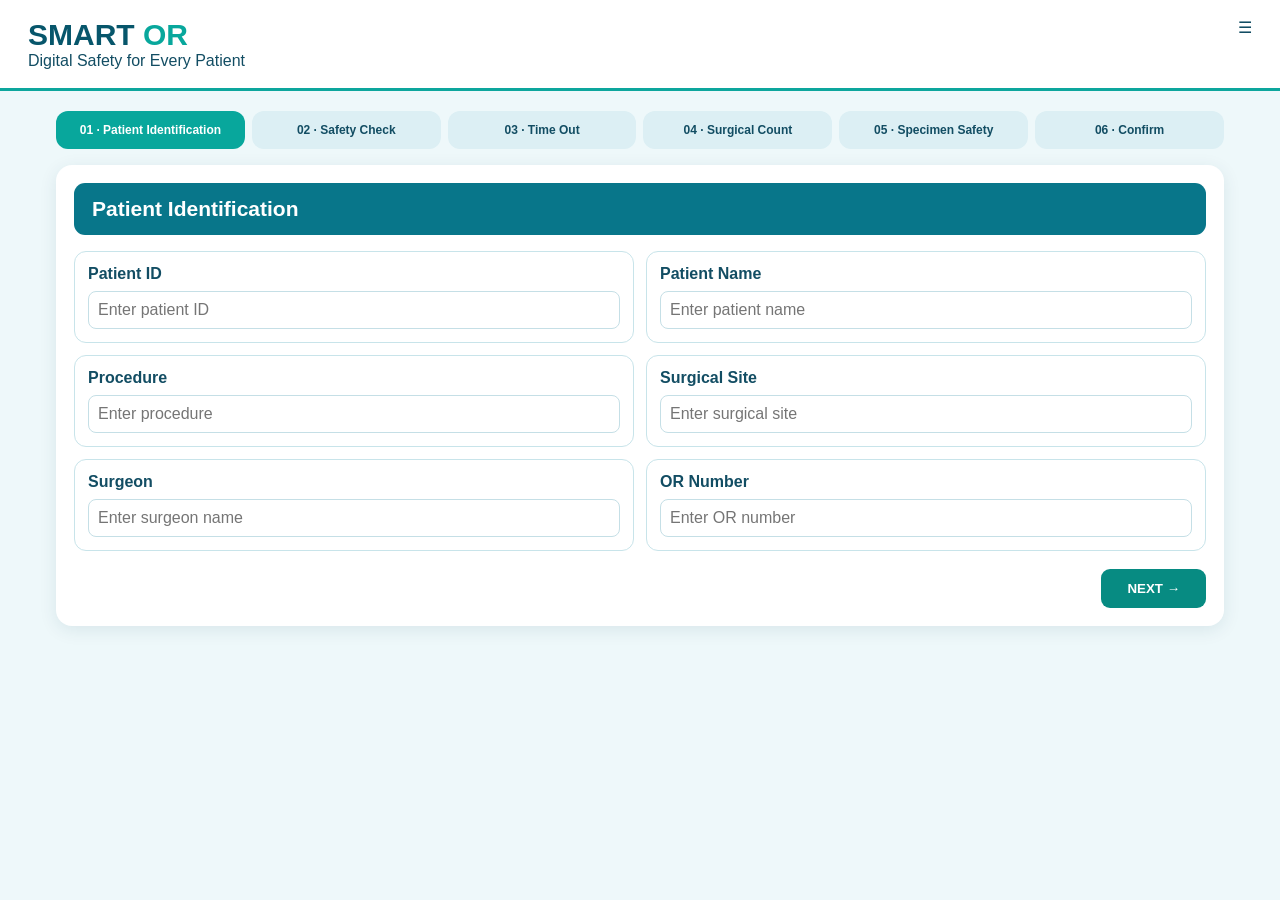
<file: index.html>
<!doctype html>
<html lang="en">
<head>
<meta charset="utf-8">
<meta name="viewport" content="width=device-width,initial-scale=1">
<title>SMART OR Preview</title>
<style>
*{box-sizing:border-box}
body{margin:0;background:#eef8fa;font-family:Arial,sans-serif;color:#124d63}
.header{background:white;padding:18px 28px;border-bottom:3px solid #0da69d;display:flex;justify-content:space-between}
.logo{font-size:30px;font-weight:800;color:#07566b}.logo span{color:#08a79c}
.wrap{max-width:1200px;margin:20px auto;padding:0 16px}
.workflow{display:grid;grid-template-columns:repeat(6,1fr);gap:7px}
.step{background:#dceff4;border-radius:12px;padding:12px 7px;text-align:center;font-weight:700;font-size:12px}
.step.active{background:#08a79c!important;color:white}
.card{background:#fff;border-radius:16px;padding:18px;box-shadow:0 4px 18px #003c5018;margin:16px 0}
.title{background:#08768a;color:#fff;border-radius:11px;padding:14px 18px;font-size:21px;font-weight:800;margin-bottom:16px}
.safety{display:grid;grid-template-columns:1fr 1fr;gap:12px}
.item{border:1px solid #c8e4ea;border-radius:12px;padding:13px}
.item label{display:block;font-weight:700;margin-bottom:8px}
select,input,textarea{font:inherit;border:1px solid #c5dfe6;border-radius:8px;padding:9px;width:100%;background:#fff}
.controls{display:flex;gap:6px;margin-top:8px}
.ctrl{border:1px solid #c5dfe6;border-radius:20px;padding:7px 11px;background:#f4fafb;cursor:pointer;font-weight:700}
.selected.yes{background:#d9f5e8;border-color:#1da878}
.selected.no{background:#ffe1e1;border-color:#e64d4d}
.selected.na{background:#e6f1f5;border-color:#7ca8b6}
.status{padding:12px;border-radius:10px;margin-top:14px;background:#e2f7ed;color:#087b59;font-weight:700}
.count{width:100%;border-collapse:collapse}.count th,.count td{border:1px solid #cce3e8;padding:8px;text-align:center}
.count th{background:#e7f6f8}.count td:first-child,.count th:first-child{text-align:left;font-weight:700}
.row{display:grid;grid-template-columns:1fr 2fr;gap:14px;margin-top:14px}
.options{display:flex;gap:14px;margin-top:9px}
.warn{display:none;background:#fff0f0;color:#b21f1f;border:1px solid #ef8c8c;padding:12px;border-radius:10px;margin-top:12px;font-weight:800}
.nav{display:flex;justify-content:space-between;gap:10px;margin-top:18px}
.nav button{border:0;border-radius:9px;padding:12px 26px;font-weight:800;cursor:pointer}
.back{background:#e7f3f5;color:#07566b}.nextStage{background:#078b82;color:white;margin-left:auto}
.confirm-grid{display:grid;grid-template-columns:1fr 1fr 1fr;gap:12px}
@media(max-width:800px){.workflow,.safety,.confirm-grid{grid-template-columns:1fr 1fr}.row{grid-template-columns:1fr}}
@media(max-width:520px){.workflow,.safety,.confirm-grid{grid-template-columns:1fr}.step{font-size:11px}}
</style>
</head>
<body>
<header class="header">
  <div><div class="logo">SMART <span>OR</span></div><div>Digital Safety for Every Patient</div></div>
  <div>☰</div>
</header>

<main class="wrap">
  <div class="workflow">
    <div class="step active">01 · Patient Identification</div>
    <div class="step">02 · Safety Check</div>
    <div class="step">03 · Time Out</div>
    <div class="step">04 · Surgical Count</div>
    <div class="step">05 · Specimen Safety</div>
    <div class="step">06 · Confirm</div>
  </div>

  <!-- PAGE 1 -->
  <section class="card stage" id="stage1">
    <div class="title">Patient Identification</div>
    <div class="safety">
      <div class="item"><label>Patient ID</label><input type="text" placeholder="Enter patient ID"></div>
      <div class="item"><label>Patient Name</label><input type="text" placeholder="Enter patient name"></div>
      <div class="item"><label>Procedure</label><input type="text" placeholder="Enter procedure"></div>
      <div class="item"><label>Surgical Site</label><input type="text" placeholder="Enter surgical site"></div>
      <div class="item"><label>Surgeon</label><input type="text" placeholder="Enter surgeon name"></div>
      <div class="item"><label>OR Number</label><input type="text" placeholder="Enter OR number"></div>
    </div>
    <div class="nav"><button type="button" class="nextStage">NEXT →</button></div>
  </section>

  <!-- PAGE 2 -->
  <section class="card stage" id="stage2" style="display:none">
    <div class="title">Pre-operative Safety Check</div>
    <div class="safety" id="safety"></div>
    <div class="status">✓ All critical items completed</div>
    <div class="nav"><button type="button" class="back">← BACK</button><button type="button" class="nextStage">NEXT →</button></div>
  </section>

  <!-- PAGE 3 - REQUESTED TIME OUT -->
  <section class="card stage" id="stage3" style="display:none">
    <div class="title">Time Out</div>

    <div class="safety">
      <div class="item">
        <label>Patient Confirm</label>
        <input type="text" placeholder="Enter patient confirmation">
      </div>
      <div class="item">
        <label>Procedure</label>
        <input type="text" placeholder="Enter procedure">
      </div>
      <div class="item">
        <label>Side</label>
        <input type="text" placeholder="Enter side">
      </div>
      <div class="item">
        <label>Position</label>
        <input type="text" placeholder="Enter position">
      </div>
      <div class="item">
        <label>Surgeon</label>
        <input type="text" placeholder="Enter surgeon name">
      </div>
      <div class="item">
        <label>Anesthetist</label>
        <input type="text" placeholder="Enter anesthetist name">
      </div>
      <div class="item">
        <label>Nurse</label>
        <input type="text" placeholder="Enter nurse name">
      </div>
    </div>

    <div class="title" style="margin-top:18px">Time Confirmation</div>
    <div class="confirm-grid">
      <div class="item">
        <label>Surgeon</label>
        <input type="text" placeholder="Enter confirmation">
      </div>
      <div class="item">
        <label>Anesthetic</label>
        <input type="text" placeholder="Enter confirmation">
      </div>
      <div class="item">
        <label>Nurse</label>
        <input type="text" placeholder="Enter confirmation">
      </div>
    </div>

    <div class="nav"><button type="button" class="back">← BACK</button><button type="button" class="nextStage">NEXT →</button></div>
  </section>

  <!-- PAGE 4 -->
  <section class="card stage" id="stage4" style="display:none">
    <div class="title">Surgical Count</div>
    <p>Same item order as the original model. Three count stages are included.</p>
    <table class="count">
      <tr><th>Item</th><th>Expected</th><th>Count 1</th><th>Count 2</th><th>Completion</th></tr>
      <tr><td>Gauze</td><td><input id="eg" value="20" type="number"></td><td><input id="g1" value="20" type="number"></td><td><input id="g2" value="20" type="number"></td><td><input id="gc" value="20" type="number"></td></tr>
      <tr><td>Needles</td><td><input id="en" value="8" type="number"></td><td><input id="n1" value="8" type="number"></td><td><input id="n2" value="8" type="number"></td><td><input id="nc" value="8" type="number"></td></tr>
      <tr><td>Instruments</td><td><input id="ei" value="35" type="number"></td><td><input id="i1" value="35" type="number"></td><td><input id="i2" value="35" type="number"></td><td><input id="ic" value="35" type="number"></td></tr>
    </table>
    <div class="row">
      <div><b>Count result</b><div class="options"><label><input type="radio" name="r" value="c"> Complete</label><label><input type="radio" name="r" value="i"> Incomplete</label></div></div>
      <div><b>Resolution of Incomplete Count</b><textarea id="resolution" rows="3" placeholder="Enter resolution / action taken..."></textarea></div>
    </div>
    <div id="ok" class="status">✓ Count Complete</div>
    <div id="warn" class="warn">⚠ INCOMPLETE COUNT — Count mismatch detected. Please recount and document the resolution before proceeding.</div>
    <div class="nav"><button type="button" class="back">← BACK</button><button type="button" class="nextStage">NEXT →</button></div>
  </section>

  <!-- PAGE 5 -->
  <section class="card stage" id="stage5" style="display:none">
    <div class="title">Specimen Safety</div>
    <div class="safety">
      <div class="item"><label>Specimen</label><input type="text" placeholder="Enter specimen details"></div>
      <div class="item"><label>Label Confirmed</label><select><option>Select...</option><option>Confirmed</option><option>Not confirmed</option></select></div>
    </div>
    <div class="nav"><button type="button" class="back">← BACK</button><button type="button" class="nextStage">NEXT →</button></div>
  </section>

  <!-- PAGE 6 -->
  <section class="card stage" id="stage6" style="display:none">
    <div class="title">Confirm</div>
    <div class="status">✓ Final confirmation</div>
    <div class="item" style="margin-top:12px"><label>Final Confirmation</label><input type="text" placeholder="Enter final confirmation"></div>
    <div class="nav"><button type="button" class="back">← BACK</button></div>
  </section>
</main>

<script>
const labels=["Allergy","Consent","Antibiotic prophylaxis","Blood availability","Imaging available","Implant / Prosthesis","Special equipment"];
document.getElementById("safety").innerHTML=labels.map(x =>
  `<div class="item"><label>${x}</label>${
    x==="Allergy"
      ? '<input type="text" placeholder="Enter allergy information...">'
      : '<select><option>Select...</option><option>Confirmed</option><option>Not confirmed</option></select>'
  }<div class="controls">
    <button type="button" class="ctrl" onclick="pick(this)">✓ Yes</button>
    <button type="button" class="ctrl" onclick="pick(this)">✕ No</button>
    <button type="button" class="ctrl" onclick="pick(this)">N/A</button>
  </div></div>`
).join("");

function pick(b){
  b.parentNode.querySelectorAll(".ctrl").forEach(x=>x.classList.remove("selected","yes","no","na"));
  b.classList.add("selected",b.textContent.includes("Yes")?"yes":b.textContent.includes("No")?"no":"na");
}

const ids=["eg","g1","g2","gc","en","n1","n2","nc","ei","i1","i2","ic"];
function check(){
  const ok=Number(eg.value)==Number(g1.value)&&Number(eg.value)==Number(g2.value)&&Number(eg.value)==Number(gc.value)&&
           Number(en.value)==Number(n1.value)&&Number(en.value)==Number(n2.value)&&Number(en.value)==Number(nc.value)&&
           Number(ei.value)==Number(i1.value)&&Number(ei.value)==Number(i2.value)&&Number(ei.value)==Number(ic.value);
  document.getElementById("ok").style.display=ok?"block":"none";
  document.getElementById("warn").style.display=ok?"none":"block";
}
ids.forEach(x=>document.getElementById(x).addEventListener("input",check));
document.querySelectorAll('input[name="r"]').forEach(x=>x.addEventListener("change",()=>{
  if(x.value==="i" && x.checked) document.getElementById("warn").style.display="block";
}));
check();

/* REAL PAGE NAVIGATION */
let currentStage=1;
const stages=[1,2,3,4,5,6];

function showStage(n){
  if(n<1 || n>6) return;
  currentStage=n;
  document.querySelectorAll(".stage").forEach(s=>{
    s.style.display="none";
  });
  document.getElementById("stage"+n).style.display="block";
  document.querySelectorAll(".step").forEach((step,index)=>{
    step.classList.toggle("active", index===n-1);
  });
  window.scrollTo({top:0,behavior:"smooth"});
}

document.querySelectorAll(".nextStage").forEach(button=>{
  button.addEventListener("click",()=>showStage(currentStage+1));
});

document.querySelectorAll(".back").forEach(button=>{
  button.addEventListener("click",()=>showStage(currentStage-1));
});

showStage(1);
</script>
</body>
</html>
</file>
